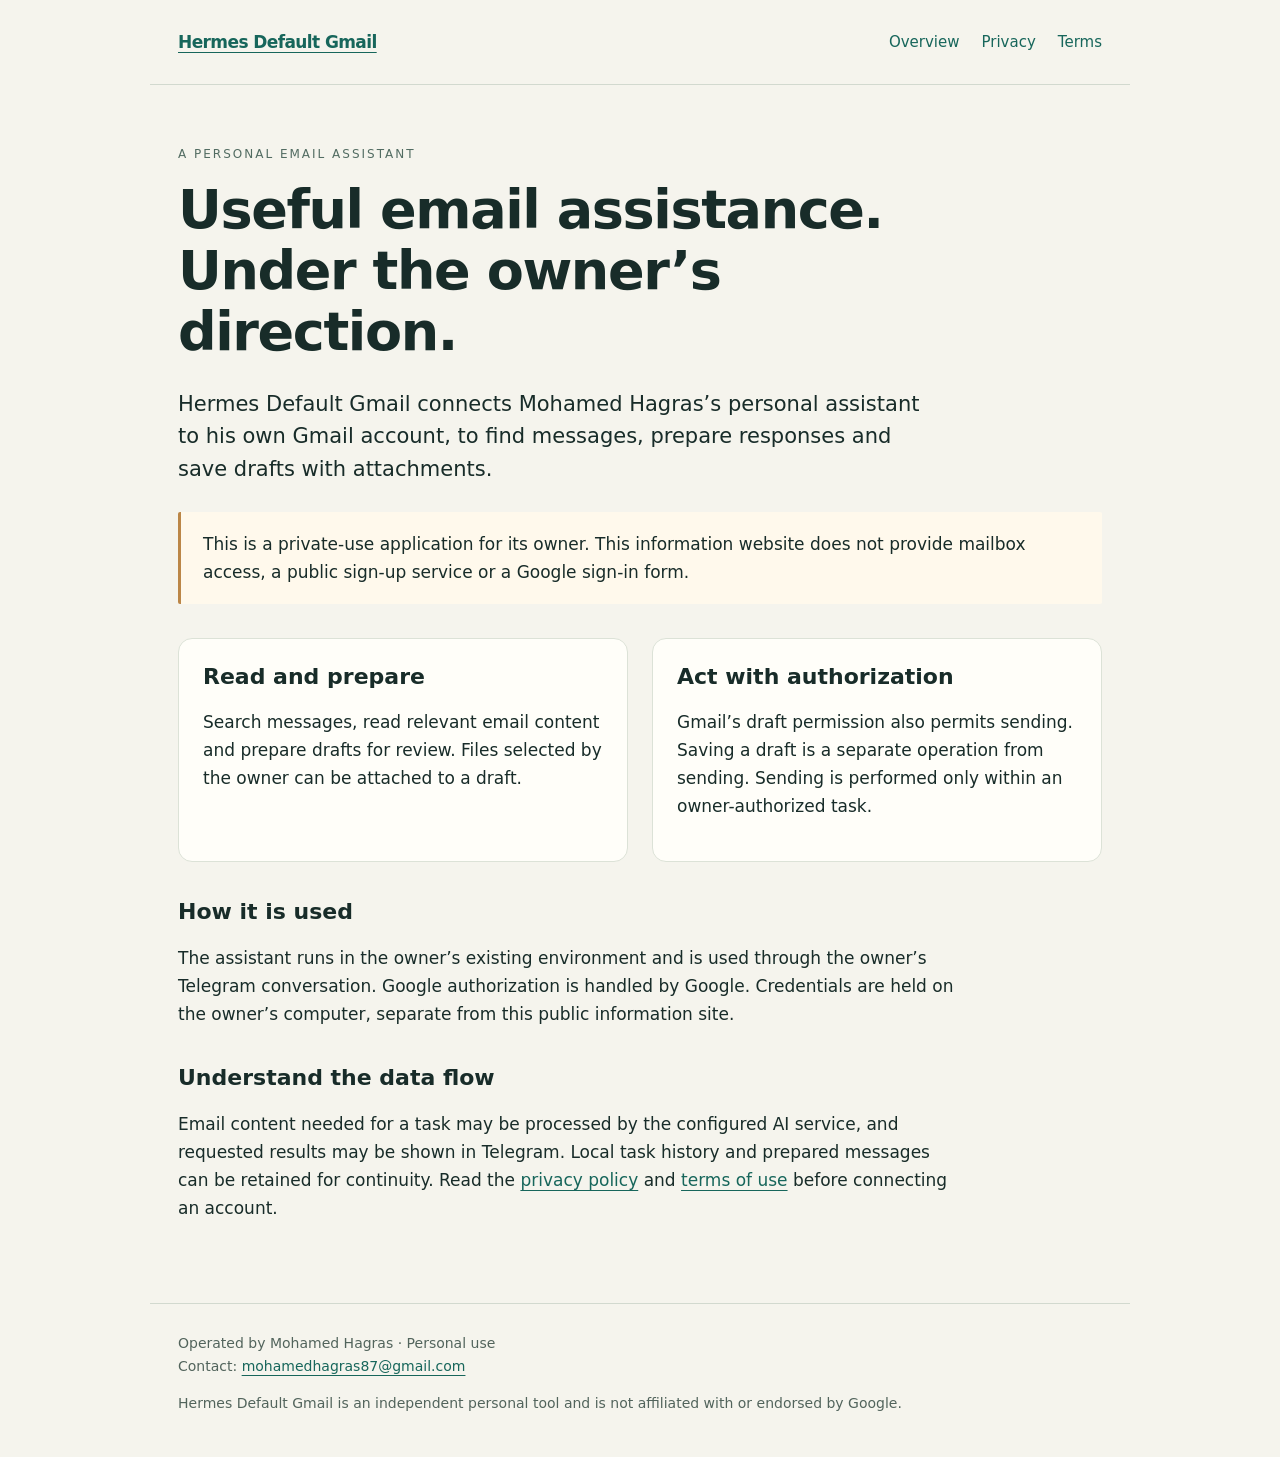
<file: index.html>
<!doctype html><html lang="en"><head><meta charset="utf-8"><meta name="viewport" content="width=device-width,initial-scale=1"><meta name="description" content="Personal Gmail assistance operated by Mohamed Hagras. App information, data practices and terms."><title>Overview · Hermes Default Gmail</title><link rel="stylesheet" href="style.css"></head><body><header><a class="brand" href="index.html">Hermes Default Gmail</a><nav aria-label="Main navigation"><a href="index.html">Overview</a><a href="privacy.html">Privacy</a><a href="terms.html">Terms</a></nav></header><main><p class="eyebrow">A personal email assistant</p><h1>Useful email assistance.<br>Under the owner’s direction.</h1><p class="lead">Hermes Default Gmail connects Mohamed Hagras’s personal assistant to his own Gmail account, to find messages, prepare responses and save drafts with attachments.</p><div class="note">This is a private-use application for its owner. This information website does not provide mailbox access, a public sign-up service or a Google sign-in form.</div><div class="grid"><section><h2>Read and prepare</h2><p>Search messages, read relevant email content and prepare drafts for review. Files selected by the owner can be attached to a draft.</p></section><section><h2>Act with authorization</h2><p>Gmail’s draft permission also permits sending. Saving a draft is a separate operation from sending. Sending is performed only within an owner-authorized task.</p></section></div><section><h2>How it is used</h2><p>The assistant runs in the owner’s existing environment and is used through the owner’s Telegram conversation. Google authorization is handled by Google. Credentials are held on the owner’s computer, separate from this public information site.</p><h2>Understand the data flow</h2><p>Email content needed for a task may be processed by the configured AI service, and requested results may be shown in Telegram. Local task history and prepared messages can be retained for continuity. Read the <a href="privacy.html">privacy policy</a> and <a href="terms.html">terms of use</a> before connecting an account.</p></section></main><footer>Operated by Mohamed Hagras · Personal use<br>Contact: <a href="mailto:mohamedhagras87@gmail.com">mohamedhagras87@gmail.com</a><p>Hermes Default Gmail is an independent personal tool and is not affiliated with or endorsed by Google.</p></footer></body></html>
</file>
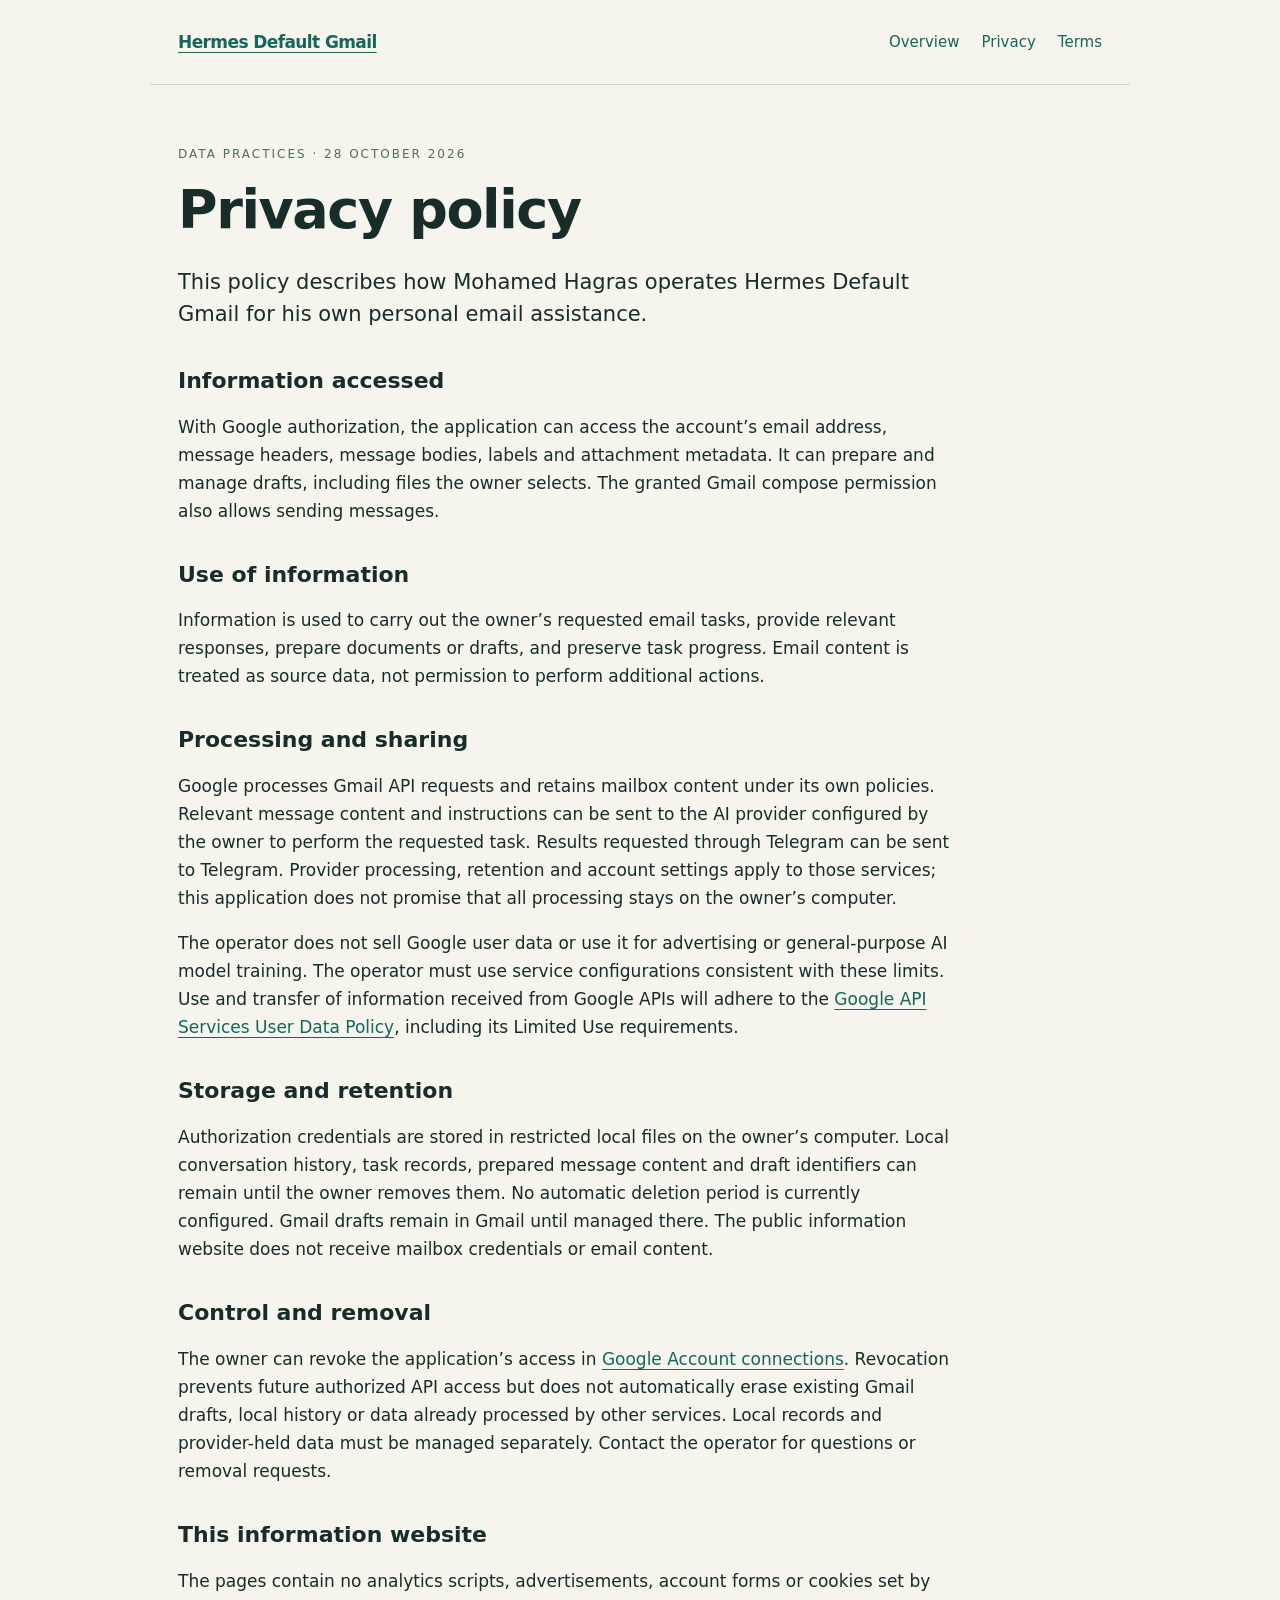
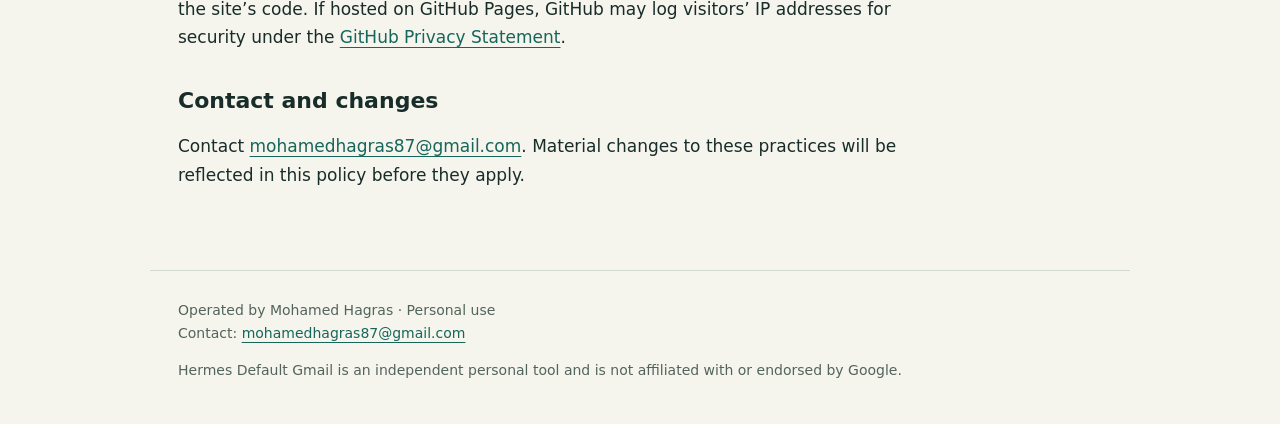
<file: privacy.html>
<!doctype html><html lang="en"><head><meta charset="utf-8"><meta name="viewport" content="width=device-width,initial-scale=1"><meta name="description" content="Personal Gmail assistance operated by Mohamed Hagras. App information, data practices and terms."><title>Privacy policy · Hermes Default Gmail</title><link rel="stylesheet" href="style.css"></head><body><header><a class="brand" href="index.html">Hermes Default Gmail</a><nav aria-label="Main navigation"><a href="index.html">Overview</a><a href="privacy.html">Privacy</a><a href="terms.html">Terms</a></nav></header><main><p class="eyebrow">Data practices · 28 October 2026</p><h1>Privacy policy</h1><p class="lead">This policy describes how Mohamed Hagras operates Hermes Default Gmail for his own personal email assistance.</p><section><h2>Information accessed</h2><p>With Google authorization, the application can access the account’s email address, message headers, message bodies, labels and attachment metadata. It can prepare and manage drafts, including files the owner selects. The granted Gmail compose permission also allows sending messages.</p><h2>Use of information</h2><p>Information is used to carry out the owner’s requested email tasks, provide relevant responses, prepare documents or drafts, and preserve task progress. Email content is treated as source data, not permission to perform additional actions.</p><h2>Processing and sharing</h2><p>Google processes Gmail API requests and retains mailbox content under its own policies. Relevant message content and instructions can be sent to the AI provider configured by the owner to perform the requested task. Results requested through Telegram can be sent to Telegram. Provider processing, retention and account settings apply to those services; this application does not promise that all processing stays on the owner’s computer.</p><p>The operator does not sell Google user data or use it for advertising or general-purpose AI model training. The operator must use service configurations consistent with these limits. Use and transfer of information received from Google APIs will adhere to the <a href="https://developers.google.com/terms/api-services-user-data-policy">Google API Services User Data Policy</a>, including its Limited Use requirements.</p><h2>Storage and retention</h2><p>Authorization credentials are stored in restricted local files on the owner’s computer. Local conversation history, task records, prepared message content and draft identifiers can remain until the owner removes them. No automatic deletion period is currently configured. Gmail drafts remain in Gmail until managed there. The public information website does not receive mailbox credentials or email content.</p><h2>Control and removal</h2><p>The owner can revoke the application’s access in <a href="https://myaccount.google.com/connections">Google Account connections</a>. Revocation prevents future authorized API access but does not automatically erase existing Gmail drafts, local history or data already processed by other services. Local records and provider-held data must be managed separately. Contact the operator for questions or removal requests.</p><h2>This information website</h2><p>The pages contain no analytics scripts, advertisements, account forms or cookies set by the site’s code. If hosted on GitHub Pages, GitHub may log visitors’ IP addresses for security under the <a href="https://docs.github.com/en/site-policy/privacy-policies/github-general-privacy-statement">GitHub Privacy Statement</a>.</p><h2>Contact and changes</h2><p>Contact <a href="mailto:mohamedhagras87@gmail.com">mohamedhagras87@gmail.com</a>. Material changes to these practices will be reflected in this policy before they apply.</p></section></main><footer>Operated by Mohamed Hagras · Personal use<br>Contact: <a href="mailto:mohamedhagras87@gmail.com">mohamedhagras87@gmail.com</a><p>Hermes Default Gmail is an independent personal tool and is not affiliated with or endorsed by Google.</p></footer></body></html>
</file>
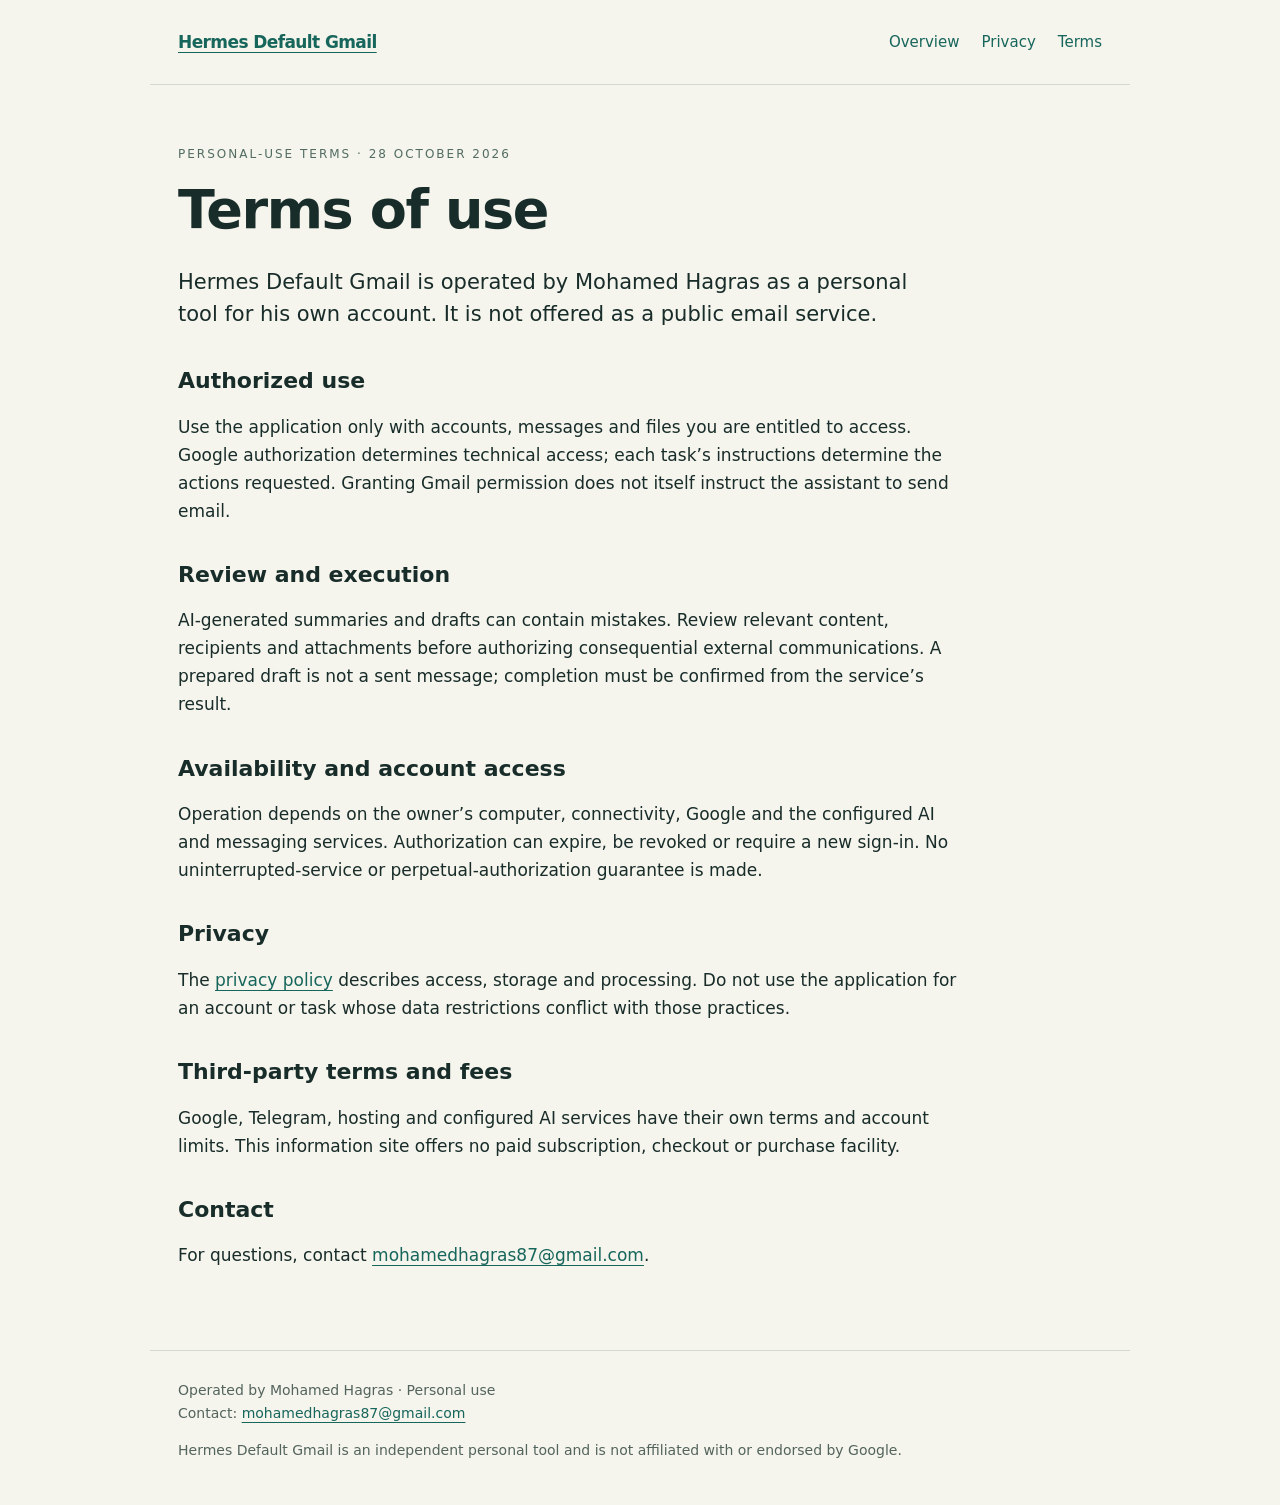
<file: terms.html>
<!doctype html><html lang="en"><head><meta charset="utf-8"><meta name="viewport" content="width=device-width,initial-scale=1"><meta name="description" content="Personal Gmail assistance operated by Mohamed Hagras. App information, data practices and terms."><title>Terms of use · Hermes Default Gmail</title><link rel="stylesheet" href="style.css"></head><body><header><a class="brand" href="index.html">Hermes Default Gmail</a><nav aria-label="Main navigation"><a href="index.html">Overview</a><a href="privacy.html">Privacy</a><a href="terms.html">Terms</a></nav></header><main><p class="eyebrow">Personal-use terms · 28 October 2026</p><h1>Terms of use</h1><p class="lead">Hermes Default Gmail is operated by Mohamed Hagras as a personal tool for his own account. It is not offered as a public email service.</p><section><h2>Authorized use</h2><p>Use the application only with accounts, messages and files you are entitled to access. Google authorization determines technical access; each task’s instructions determine the actions requested. Granting Gmail permission does not itself instruct the assistant to send email.</p><h2>Review and execution</h2><p>AI-generated summaries and drafts can contain mistakes. Review relevant content, recipients and attachments before authorizing consequential external communications. A prepared draft is not a sent message; completion must be confirmed from the service’s result.</p><h2>Availability and account access</h2><p>Operation depends on the owner’s computer, connectivity, Google and the configured AI and messaging services. Authorization can expire, be revoked or require a new sign-in. No uninterrupted-service or perpetual-authorization guarantee is made.</p><h2>Privacy</h2><p>The <a href="privacy.html">privacy policy</a> describes access, storage and processing. Do not use the application for an account or task whose data restrictions conflict with those practices.</p><h2>Third-party terms and fees</h2><p>Google, Telegram, hosting and configured AI services have their own terms and account limits. This information site offers no paid subscription, checkout or purchase facility.</p><h2>Contact</h2><p>For questions, contact <a href="mailto:mohamedhagras87@gmail.com">mohamedhagras87@gmail.com</a>.</p></section></main><footer>Operated by Mohamed Hagras · Personal use<br>Contact: <a href="mailto:mohamedhagras87@gmail.com">mohamedhagras87@gmail.com</a><p>Hermes Default Gmail is an independent personal tool and is not affiliated with or endorsed by Google.</p></footer></body></html>
</file>
<file: style.css>
*{box-sizing:border-box}body{margin:0;background:#f5f4ed;color:#182c29;font:17px/1.65 system-ui,-apple-system,sans-serif}header,main,footer{max-width:980px;margin:auto;padding:28px}header{display:flex;gap:24px;align-items:center;justify-content:space-between;border-bottom:1px solid #d2d9cf}a{color:#17665b;text-underline-offset:4px}nav{display:flex;gap:22px;flex-wrap:wrap}nav a{text-decoration:none;font-size:15px}.brand{font-weight:750;letter-spacing:-.6px}main{padding-top:48px;padding-bottom:64px}h1{font-size:clamp(32px,5vw,54px);line-height:1.13;letter-spacing:-1.4px;max-width:790px;margin:14px 0 26px}h2{font-size:22px;line-height:1.3;margin:36px 0 12px}p{max-width:780px}section{max-width:800px}.eyebrow{font-size:12px;letter-spacing:2px;text-transform:uppercase;color:#526c62}.lead{font-size:21px;line-height:1.55;max-width:760px}.note{padding:18px 22px;border-left:3px solid #bb8647;background:#fff9ec;border-radius:2px;margin:26px 0}.grid{display:grid;grid-template-columns:1fr 1fr;gap:24px;margin-top:34px}.grid section{background:#fffef9;border:1px solid #dce2d7;border-radius:14px;padding:24px}.grid h2{margin-top:0}footer{font-size:14px;color:#52645c;border-top:1px solid #d2d9cf}li{margin:10px 0}a:focus-visible{outline:3px solid #bb8647;outline-offset:5px}@media(max-width:640px){header{align-items:flex-start;flex-direction:column}header,main,footer{padding:22px}.grid{grid-template-columns:1fr}.lead{font-size:19px}h1{letter-spacing:-.7px}nav{gap:17px}}
</file>
